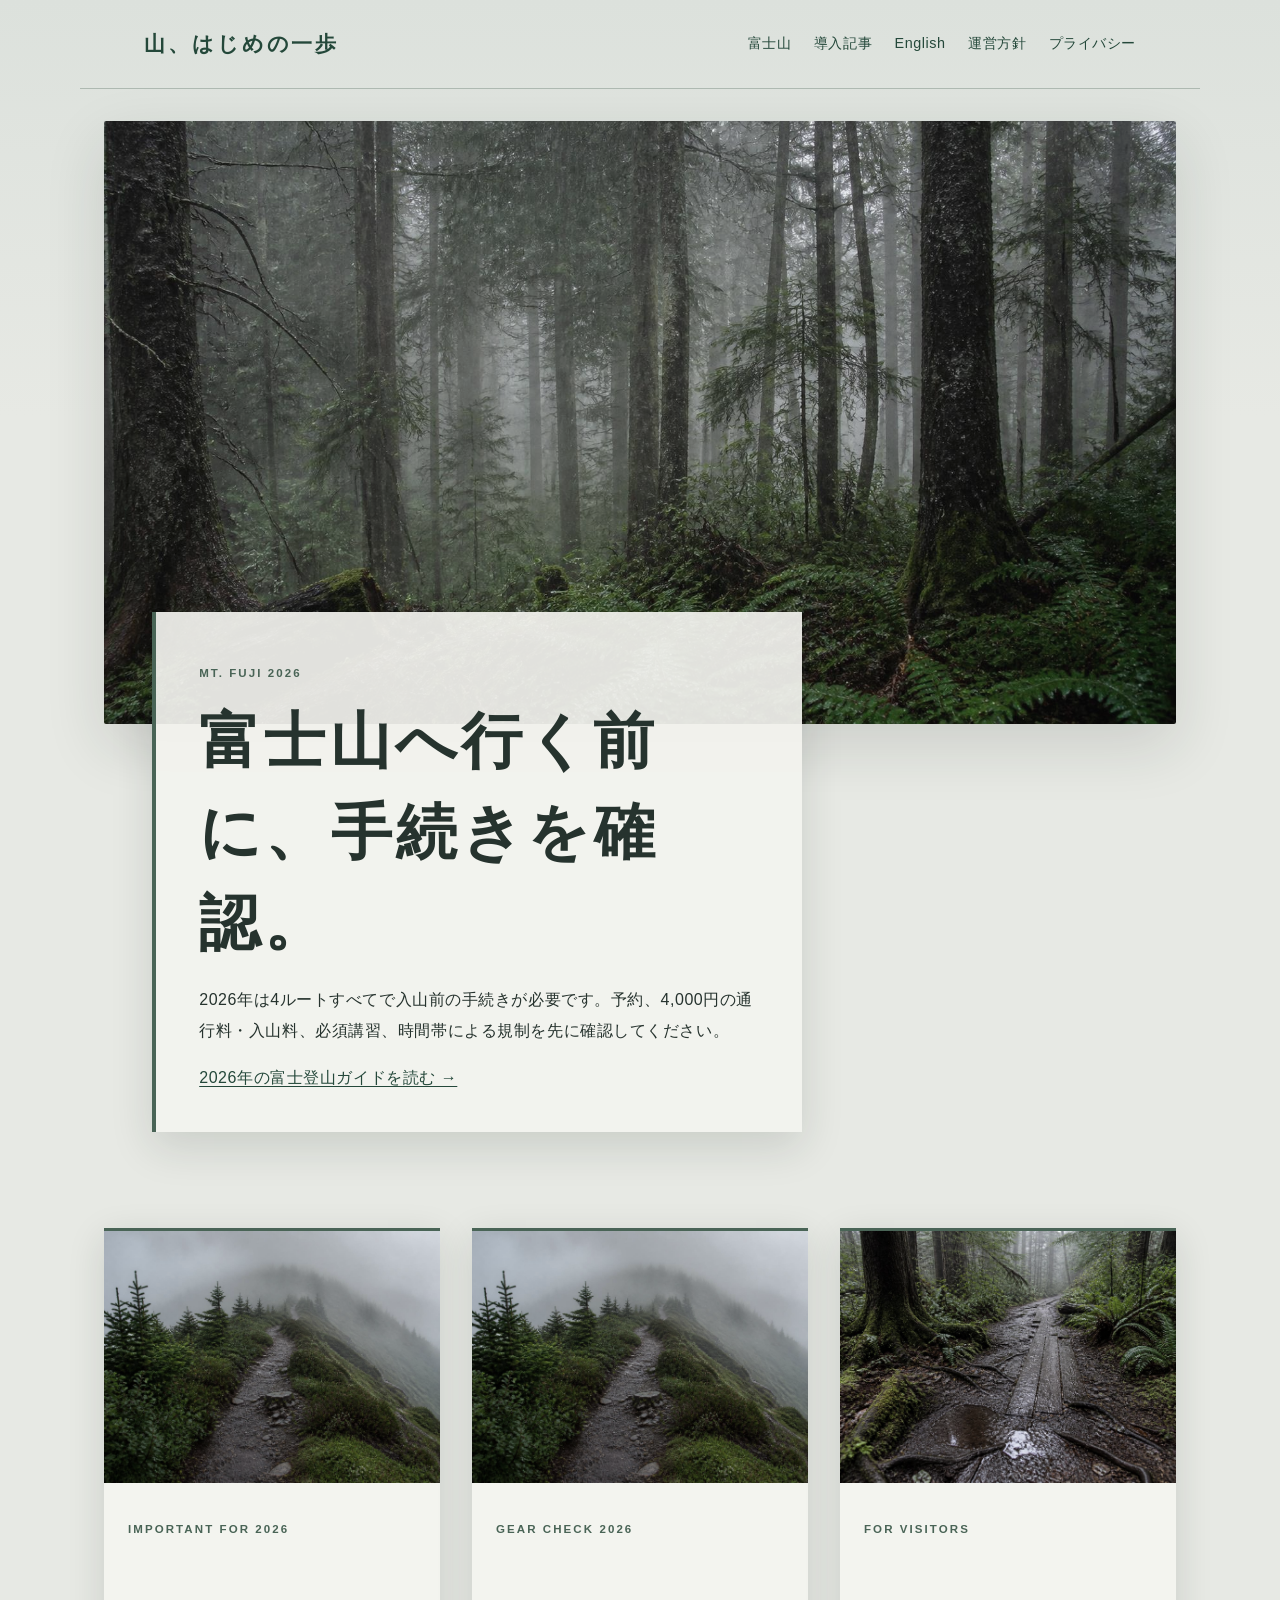
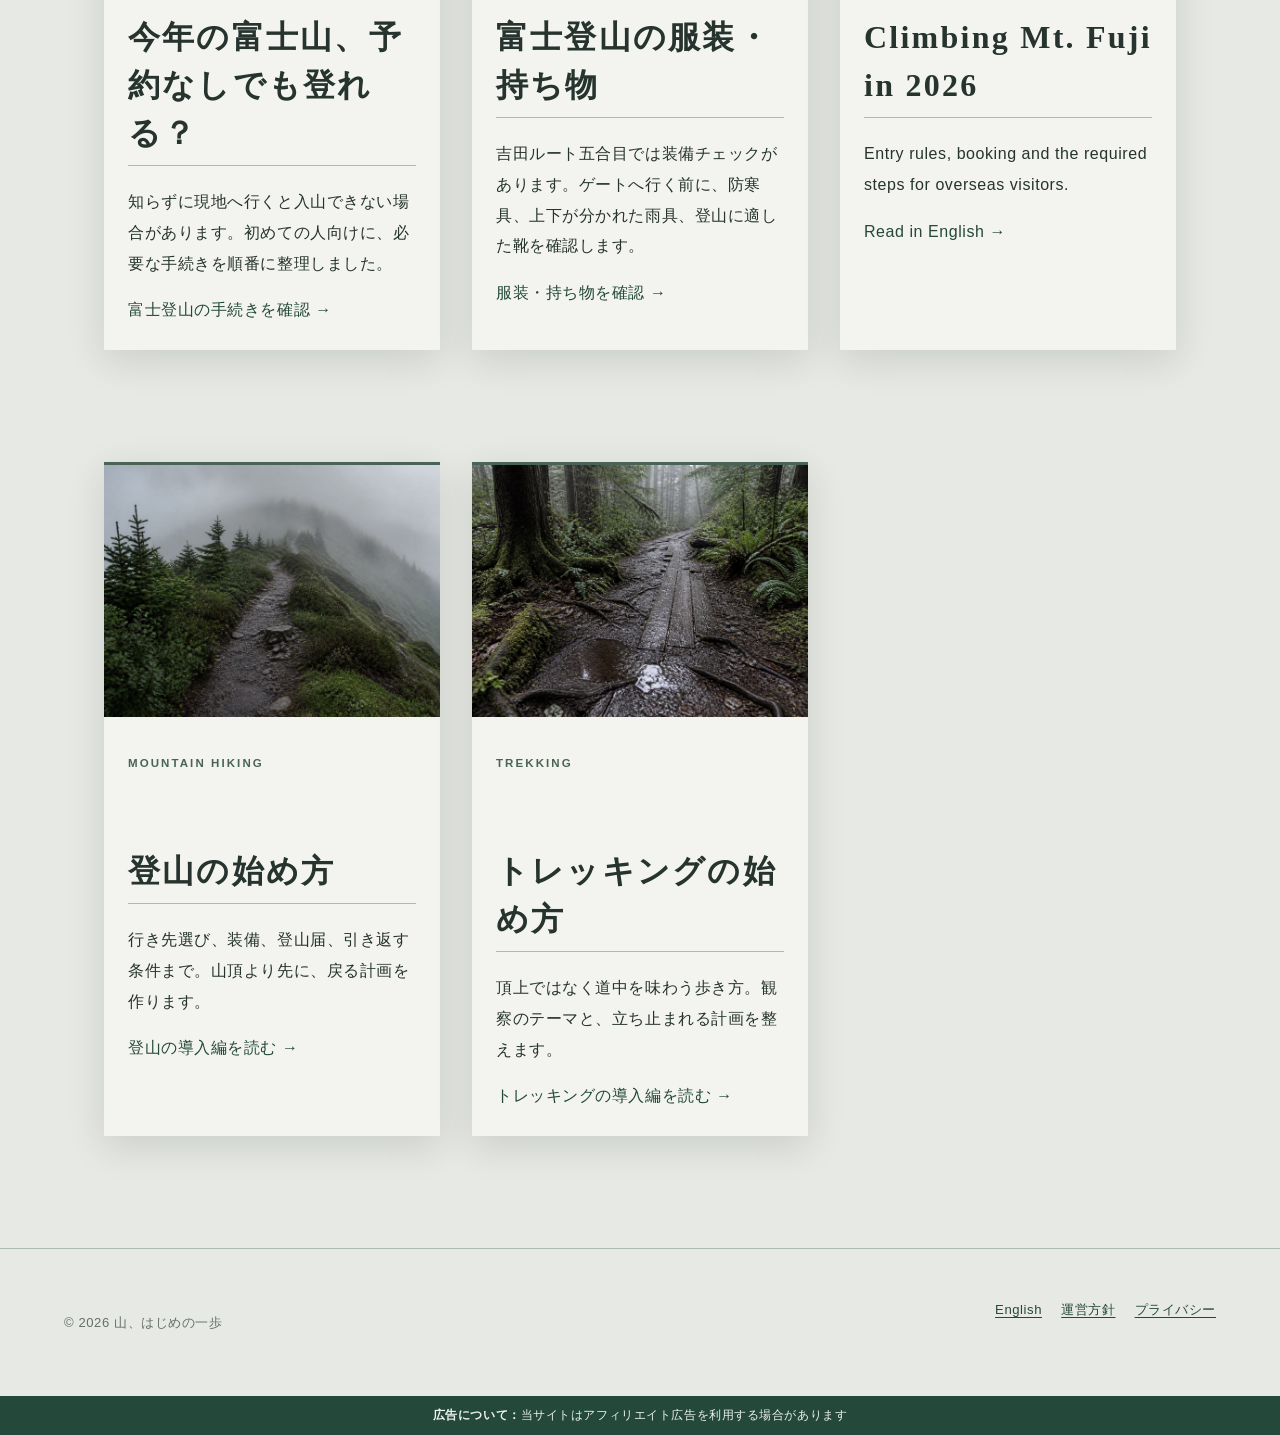
<file: index.html>
<!doctype html><html lang="ja"><head><meta charset="utf-8"><meta name="viewport" content="width=device-width,initial-scale=1"><title>山、はじめの一歩｜富士登山・登山・トレッキング入門</title><meta name="description" content="2026年の富士登山手続きと、登山・トレッキングを始める人のための案内です。"><meta name="theme-color" content="#24483a"><link rel="canonical" href="https://isseyuuu.github.io/yama-hajime/"><link rel="alternate" hreflang="ja" href="https://isseyuuu.github.io/yama-hajime/"><link rel="alternate" hreflang="en" href="https://isseyuuu.github.io/yama-hajime/en/"><link rel="icon" href="assets/favicon.svg" type="image/svg+xml"><link rel="stylesheet" href="assets/style.css"><meta property="og:type" content="website"><meta property="og:locale" content="ja_JP"><meta property="og:site_name" content="山、はじめの一歩"><meta property="og:title" content="山、はじめの一歩"><meta property="og:description" content="2026年の富士登山と、外へ出るための初心者ガイド。"><meta property="og:url" content="https://isseyuuu.github.io/yama-hajime/"><meta property="og:image" content="https://isseyuuu.github.io/yama-hajime/assets/images/hero-rain-forest.jpg"><meta name="twitter:card" content="summary_large_image"><script type="application/ld+json">{"@context":"https://schema.org","@type":"WebSite","name":"山、はじめの一歩","url":"https://isseyuuu.github.io/yama-hajime/","description":"富士登山・登山・トレッキングの初心者向け導入メディア"}</script></head><body><a class="skip-link" href="#main">本文へ移動</a><header class="site-header"><a class="logo" href="index.html">山、はじめの一歩</a><nav aria-label="メインナビゲーション"><a href="#fuji">富士山</a><a href="#articles">導入記事</a><a href="en/index.html" lang="en">English</a><a href="about.html">運営方針</a><a href="privacy.html">プライバシー</a></nav></header><main id="main"><section class="hero fade"><img src="assets/images/hero-rain-forest.jpg" alt="細い雨と霧に包まれた深い森" width="1672" height="941" decoding="async"><div class="hero-copy"><p class="eyebrow">Mt. Fuji 2026</p><h1>富士山へ行く前に、手続きを確認。</h1><p>2026年は4ルートすべてで入山前の手続きが必要です。予約、4,000円の通行料・入山料、必須講習、時間帯による規制を先に確認してください。</p><a href="articles/fuji-climbing.html">2026年の富士登山ガイドを読む →</a></div></section><section id="fuji" class="cards" aria-label="富士山の記事"><article class="card"><img src="assets/images/mountain-mist.jpg" alt="霧に包まれた濡れた稜線の登山道" width="1448" height="1086" loading="lazy" decoding="async"><div class="card-body"><p class="eyebrow">Important for 2026</p><h2>今年の富士山、予約なしでも登れる？</h2><p>知らずに現地へ行くと入山できない場合があります。初めての人向けに、必要な手続きを順番に整理しました。</p><a href="articles/fuji-climbing.html">富士登山の手続きを確認 →</a></div></article><article class="card"><img src="assets/images/mountain-mist.jpg" alt="霧に包まれた濡れた稜線の登山道" width="1448" height="1086" loading="lazy" decoding="async"><div class="card-body"><p class="eyebrow">Gear check 2026</p><h2>富士登山の服装・持ち物</h2><p>吉田ルート五合目では装備チェックがあります。ゲートへ行く前に、防寒具、上下が分かれた雨具、登山に適した靴を確認します。</p><a href="articles/fuji-climbing-gear.html">服装・持ち物を確認 →</a></div></article><article class="card"><img src="assets/images/wet-trekking-trail.jpg" alt="雨に濡れた森の土と木道のトレイル" width="1448" height="1086" loading="lazy" decoding="async"><div class="card-body"><p class="eyebrow">For visitors</p><h2 lang="en">Climbing Mt. Fuji in 2026</h2><p lang="en">Entry rules, booking and the required steps for overseas visitors.</p><a href="en/fuji-climbing.html" lang="en">Read in English →</a></div></article></section><section id="articles" class="cards" aria-label="初心者向け記事"><article class="card"><img src="assets/images/mountain-mist.jpg" alt="霧に包まれた濡れた稜線の登山道" width="1448" height="1086" loading="lazy" decoding="async"><div class="card-body"><p class="eyebrow">Mountain hiking</p><h2>登山の始め方</h2><p>行き先選び、装備、登山届、引き返す条件まで。山頂より先に、戻る計画を作ります。</p><a href="articles/mountain-hiking-start.html">登山の導入編を読む →</a></div></article><article class="card"><img src="assets/images/wet-trekking-trail.jpg" alt="雨に濡れた森の土と木道のトレイル" width="1448" height="1086" loading="lazy" decoding="async"><div class="card-body"><p class="eyebrow">Trekking</p><h2>トレッキングの始め方</h2><p>頂上ではなく道中を味わう歩き方。観察のテーマと、立ち止まれる計画を整えます。</p><a href="articles/trekking-start.html">トレッキングの導入編を読む →</a></div></article></section></main><footer><p>© 2026 山、はじめの一歩</p><div class="footer-links"><a href="en/index.html" lang="en">English</a><a href="about.html">運営方針</a><a href="privacy.html">プライバシー</a></div></footer><div class="ad-note"><strong>広告について：</strong>当サイトはアフィリエイト広告を利用する場合があります</div></body></html>
</file>
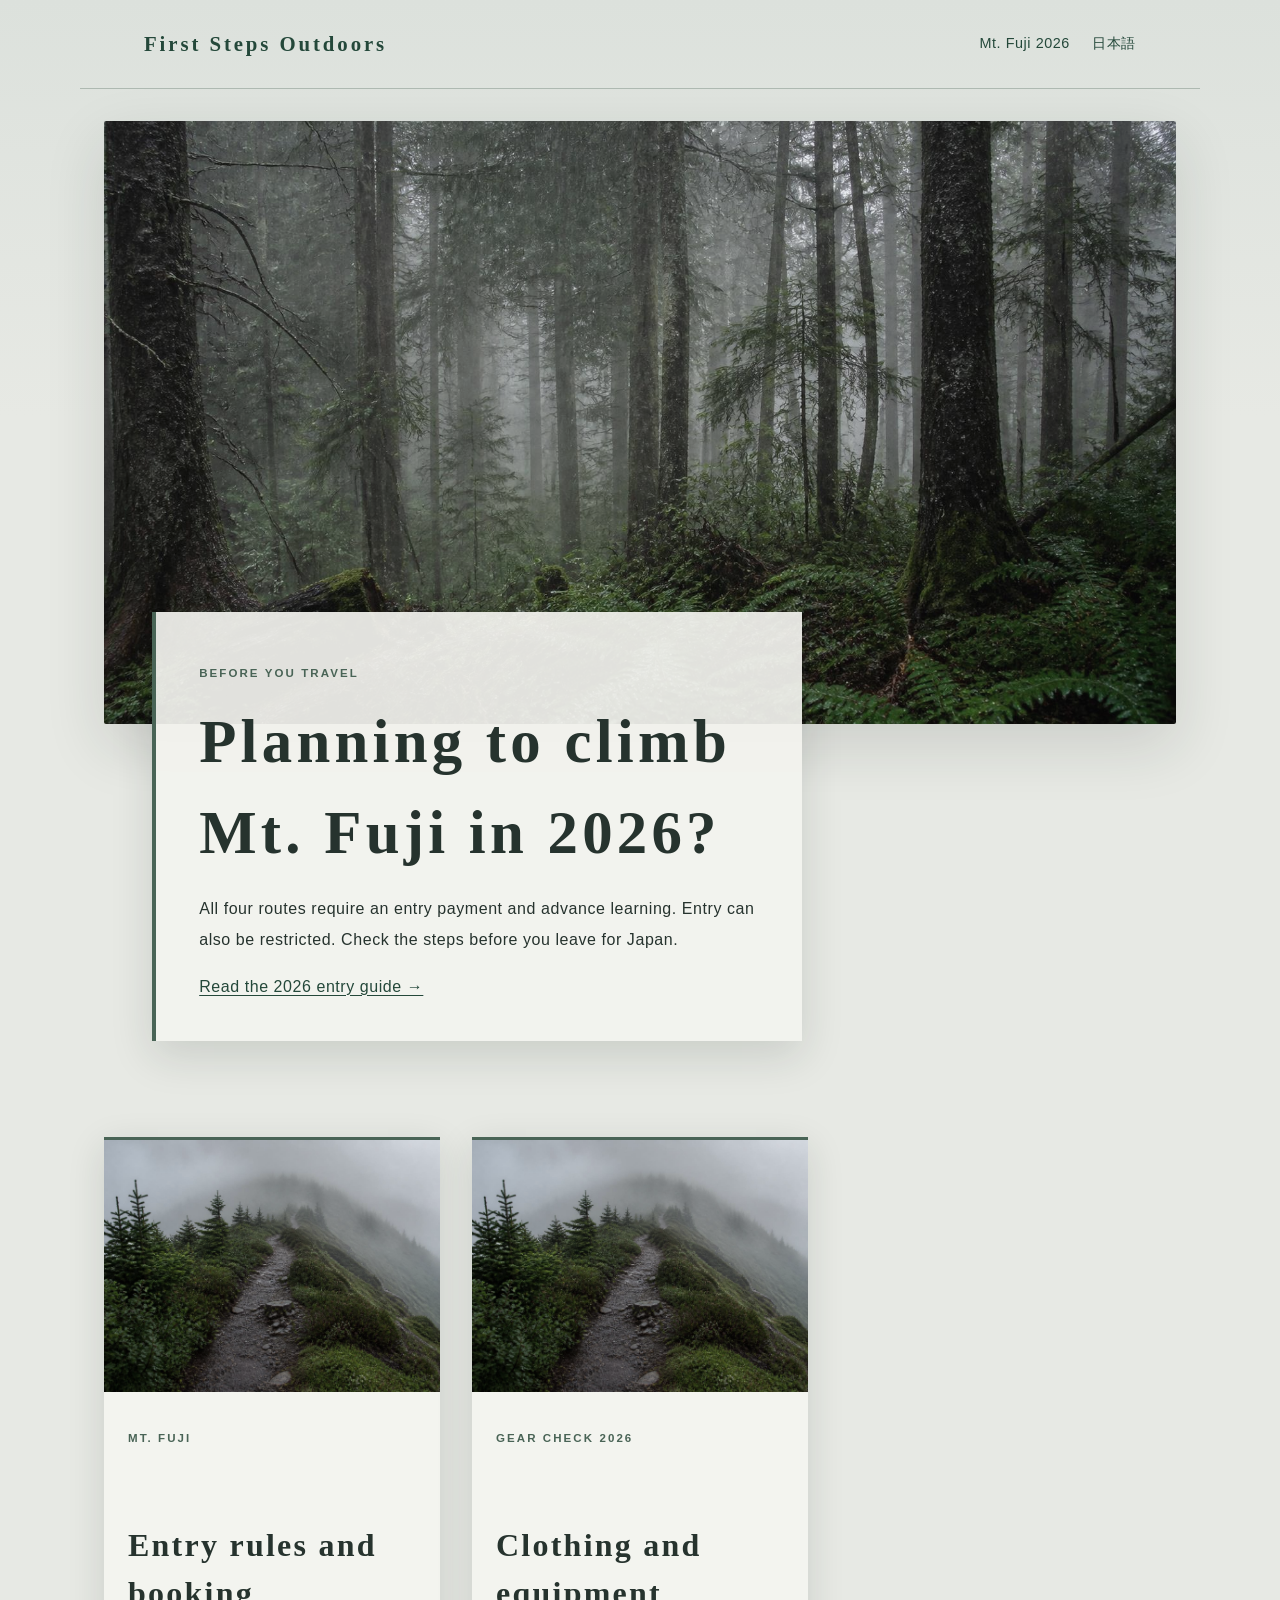
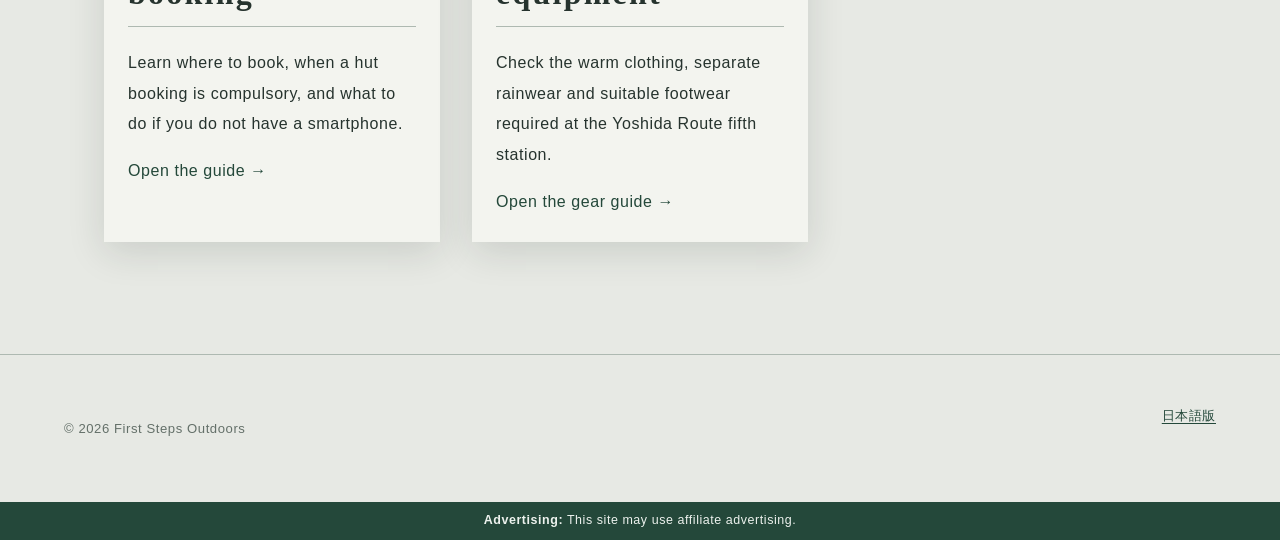
<file: en/index.html>
<!doctype html><html lang="en"><head><meta charset="utf-8"><meta name="viewport" content="width=device-width,initial-scale=1"><title>Climbing Mt. Fuji in 2026 | Start Here</title><meta name="description" content="A clear starting point for overseas visitors planning to climb Mt. Fuji under the 2026 entry rules."><meta name="theme-color" content="#24483a"><link rel="canonical" href="https://isseyuuu.github.io/yama-hajime/en/"><link rel="alternate" hreflang="ja" href="https://isseyuuu.github.io/yama-hajime/"><link rel="alternate" hreflang="en" href="https://isseyuuu.github.io/yama-hajime/en/"><link rel="icon" href="../assets/favicon.svg" type="image/svg+xml"><link rel="stylesheet" href="../assets/style.css"><meta property="og:type" content="website"><meta property="og:locale" content="en_US"><meta property="og:site_name" content="First Steps Outdoors"><meta property="og:title" content="Climbing Mt. Fuji in 2026"><meta property="og:description" content="Check the required entry steps before you travel."><meta property="og:url" content="https://isseyuuu.github.io/yama-hajime/en/"><meta property="og:image" content="https://isseyuuu.github.io/yama-hajime/assets/images/hero-rain-forest.jpg"><meta name="twitter:card" content="summary_large_image"><script type="application/ld+json">{"@context":"https://schema.org","@type":"WebSite","name":"First Steps Outdoors","url":"https://isseyuuu.github.io/yama-hajime/en/","description":"English guidance for overseas visitors planning to climb Mt. Fuji"}</script></head><body><a class="skip-link" href="#main">Skip to content</a><header class="site-header"><a class="logo" href="index.html">First Steps Outdoors</a><nav aria-label="Main navigation"><a href="fuji-climbing.html">Mt. Fuji 2026</a><a href="../index.html" lang="ja">日本語</a></nav></header><main id="main"><section class="hero fade"><img src="../assets/images/hero-rain-forest.jpg" alt="A deep forest in mist and rain" width="1672" height="941" decoding="async"><div class="hero-copy"><p class="eyebrow">Before you travel</p><h1>Planning to climb Mt. Fuji in 2026?</h1><p>All four routes require an entry payment and advance learning. Entry can also be restricted. Check the steps before you leave for Japan.</p><a href="fuji-climbing.html">Read the 2026 entry guide →</a></div></section><section class="cards" aria-label="English guides"><article class="card"><img src="../assets/images/mountain-mist.jpg" alt="A wet mountain trail covered in mist" width="1448" height="1086" loading="lazy" decoding="async"><div class="card-body"><p class="eyebrow">Mt. Fuji</p><h2>Entry rules and booking</h2><p>Learn where to book, when a hut booking is compulsory, and what to do if you do not have a smartphone.</p><a href="fuji-climbing.html">Open the guide →</a></div></article><article class="card"><img src="../assets/images/mountain-mist.jpg" alt="A wet mountain trail in mist and rain" width="1448" height="1086" loading="lazy" decoding="async"><div class="card-body"><p class="eyebrow">Gear check 2026</p><h2>Clothing and equipment</h2><p>Check the warm clothing, separate rainwear and suitable footwear required at the Yoshida Route fifth station.</p><a href="fuji-climbing-gear.html">Open the gear guide →</a></div></article></section></main><footer><p>© 2026 First Steps Outdoors</p><div class="footer-links"><a href="../index.html" lang="ja">日本語版</a></div></footer><div class="ad-note"><strong>Advertising:</strong> This site may use affiliate advertising.</div></body></html>
</file>
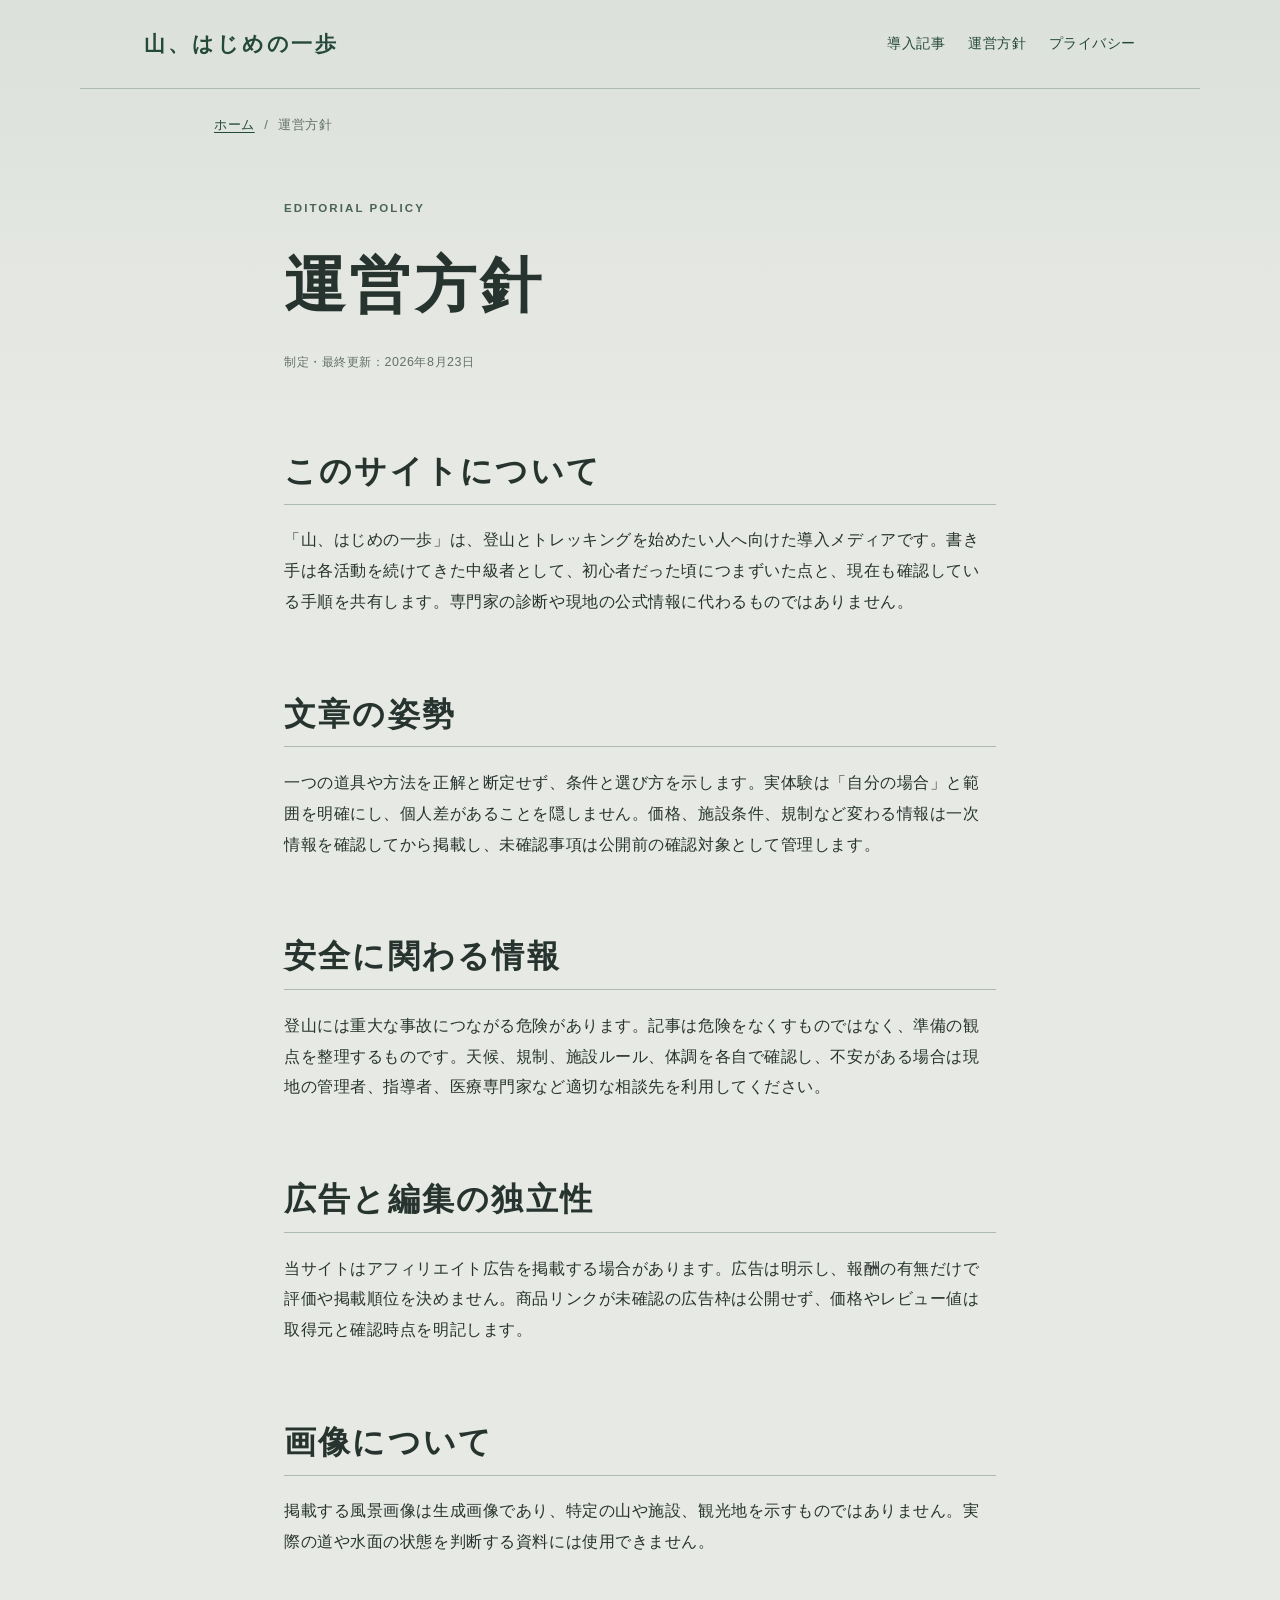
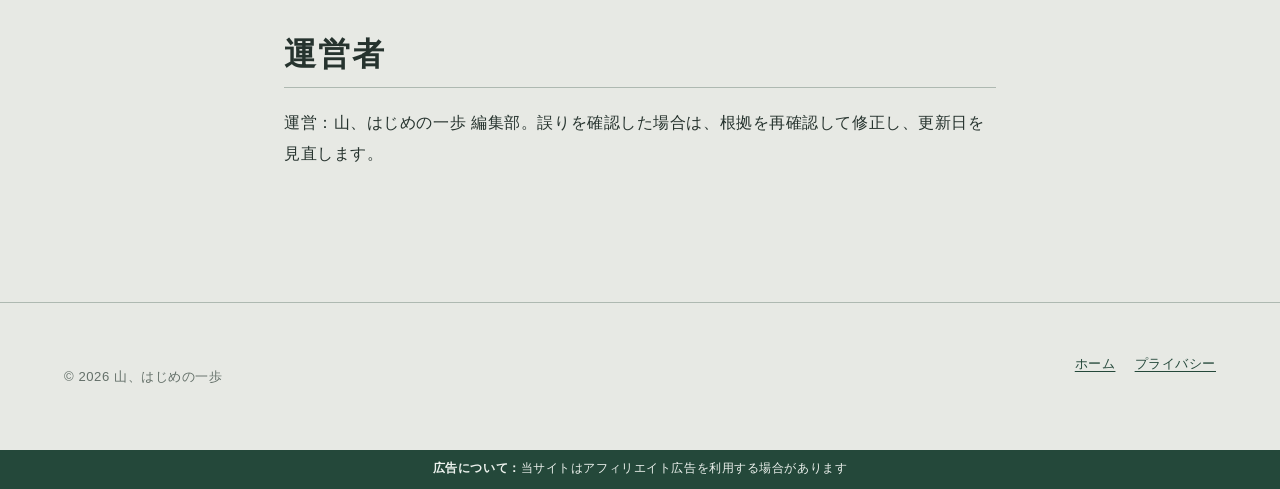
<file: about.html>
<!doctype html><html lang="ja"><head><meta charset="utf-8"><meta name="viewport" content="width=device-width,initial-scale=1"><title>運営方針｜山、はじめの一歩</title><meta name="description" content="山、はじめの一歩の運営者情報、執筆姿勢、安全情報と広告の取り扱いをご案内します。"><link rel="canonical" href="https://isseyuuu.github.io/yama-hajime/about.html"><link rel="icon" href="assets/favicon.svg" type="image/svg+xml"><link rel="stylesheet" href="assets/style.css"></head><body><a class="skip-link" href="#main">本文へ移動</a><header class="site-header"><a class="logo" href="index.html">山、はじめの一歩</a><nav aria-label="メインナビゲーション"><a href="index.html#articles">導入記事</a><a href="about.html" aria-current="page">運営方針</a><a href="privacy.html">プライバシー</a></nav></header><nav class="breadcrumb" aria-label="パンくずリスト"><ol><li><a href="index.html">ホーム</a></li><li aria-current="page">運営方針</li></ol></nav><main class="article" id="main"><p class="eyebrow">Editorial policy</p><h1>運営方針</h1><p class="meta">制定・最終更新：2026年8月23日</p><h2>このサイトについて</h2><p>「山、はじめの一歩」は、登山とトレッキングを始めたい人へ向けた導入メディアです。書き手は各活動を続けてきた中級者として、初心者だった頃につまずいた点と、現在も確認している手順を共有します。専門家の診断や現地の公式情報に代わるものではありません。</p><h2>文章の姿勢</h2><p>一つの道具や方法を正解と断定せず、条件と選び方を示します。実体験は「自分の場合」と範囲を明確にし、個人差があることを隠しません。価格、施設条件、規制など変わる情報は一次情報を確認してから掲載し、未確認事項は公開前の確認対象として管理します。</p><h2>安全に関わる情報</h2><p>登山には重大な事故につながる危険があります。記事は危険をなくすものではなく、準備の観点を整理するものです。天候、規制、施設ルール、体調を各自で確認し、不安がある場合は現地の管理者、指導者、医療専門家など適切な相談先を利用してください。</p><h2>広告と編集の独立性</h2><p>当サイトはアフィリエイト広告を掲載する場合があります。広告は明示し、報酬の有無だけで評価や掲載順位を決めません。商品リンクが未確認の広告枠は公開せず、価格やレビュー値は取得元と確認時点を明記します。</p><h2>画像について</h2><p>掲載する風景画像は生成画像であり、特定の山や施設、観光地を示すものではありません。実際の道や水面の状態を判断する資料には使用できません。</p><h2>運営者</h2><p>運営：山、はじめの一歩 編集部。誤りを確認した場合は、根拠を再確認して修正し、更新日を見直します。</p></main><footer><p>© 2026 山、はじめの一歩</p><div class="footer-links"><a href="index.html">ホーム</a><a href="privacy.html">プライバシー</a></div></footer><div class="ad-note"><strong>広告について：</strong>当サイトはアフィリエイト広告を利用する場合があります</div></body></html>
</file>
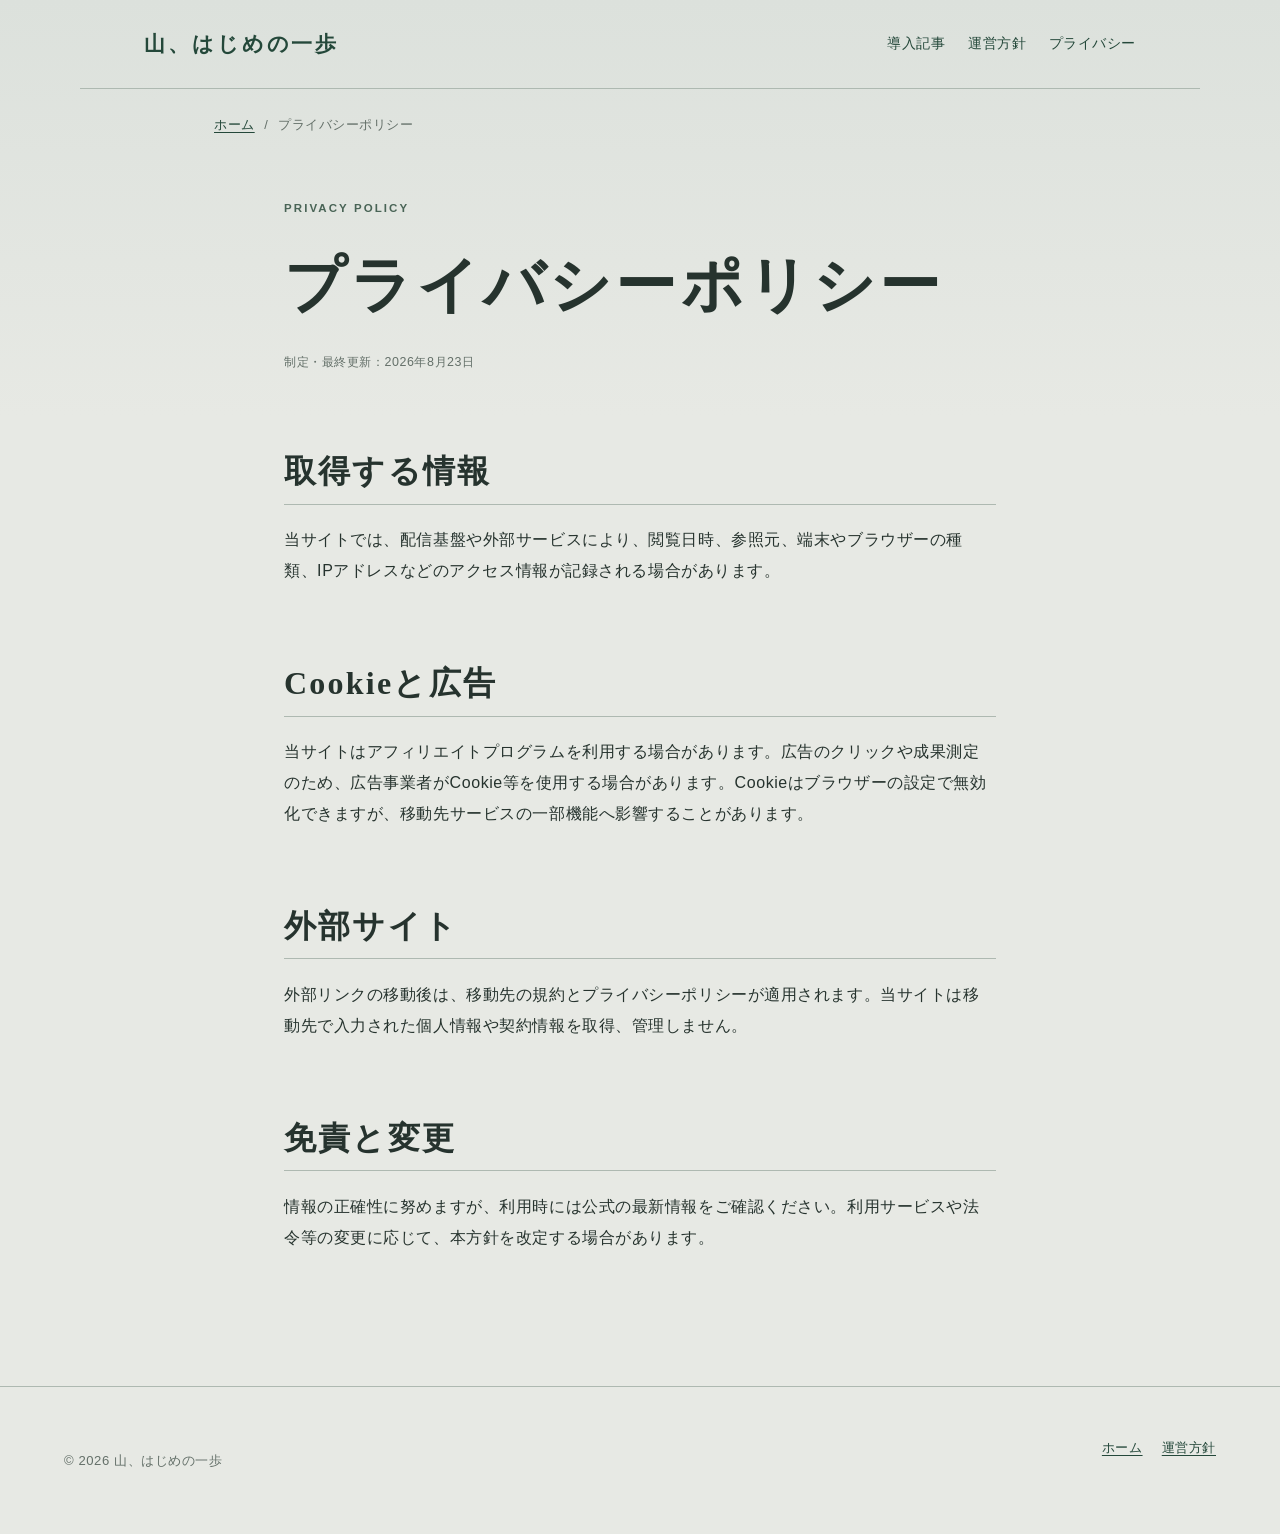
<file: privacy.html>
<!doctype html><html lang="ja"><head><meta charset="utf-8"><meta name="viewport" content="width=device-width,initial-scale=1"><title>プライバシーポリシー｜山、はじめの一歩</title><meta name="description" content="山、はじめの一歩のアクセス情報、Cookie、広告、外部リンクに関する方針です。"><link rel="canonical" href="https://isseyuuu.github.io/yama-hajime/privacy.html"><link rel="icon" href="assets/favicon.svg" type="image/svg+xml"><link rel="stylesheet" href="assets/style.css"></head><body><a class="skip-link" href="#main">本文へ移動</a><header class="site-header"><a class="logo" href="index.html">山、はじめの一歩</a><nav aria-label="メインナビゲーション"><a href="index.html#articles">導入記事</a><a href="about.html">運営方針</a><a href="privacy.html" aria-current="page">プライバシー</a></nav></header><nav class="breadcrumb" aria-label="パンくずリスト"><ol><li><a href="index.html">ホーム</a></li><li aria-current="page">プライバシーポリシー</li></ol></nav><main class="article" id="main"><p class="eyebrow">Privacy policy</p><h1>プライバシーポリシー</h1><p class="meta">制定・最終更新：2026年8月23日</p><h2>取得する情報</h2><p>当サイトでは、配信基盤や外部サービスにより、閲覧日時、参照元、端末やブラウザーの種類、IPアドレスなどのアクセス情報が記録される場合があります。</p><h2>Cookieと広告</h2><p>当サイトはアフィリエイトプログラムを利用する場合があります。広告のクリックや成果測定のため、広告事業者がCookie等を使用する場合があります。Cookieはブラウザーの設定で無効化できますが、移動先サービスの一部機能へ影響することがあります。</p><h2>外部サイト</h2><p>外部リンクの移動後は、移動先の規約とプライバシーポリシーが適用されます。当サイトは移動先で入力された個人情報や契約情報を取得、管理しません。</p><h2>免責と変更</h2><p>情報の正確性に努めますが、利用時には公式の最新情報をご確認ください。利用サービスや法令等の変更に応じて、本方針を改定する場合があります。</p></main><footer><p>© 2026 山、はじめの一歩</p><div class="footer-links"><a href="index.html">ホーム</a><a href="about.html">運営方針</a></div></footer></body></html>
</file>
<file: assets/style.css>
:root{color-scheme:light dark;--bg:#e7e9e4;--surface:#f3f4ef;--ink:#26332e;--muted:#647069;--forest:#24483a;--moss:#496456;--bark:#66584b;--mist:#c8ceca;--line:#aeb9b1;--shadow:rgba(25,42,34,.14)}
*{box-sizing:border-box}html{scroll-behavior:smooth}body{margin:0;background:linear-gradient(180deg,#dce1dc 0,var(--bg) 26rem);color:var(--ink);font-family:"Hiragino Sans","Noto Sans JP","Yu Gothic",YuGothic,Meiryo,sans-serif;font-size:1rem;line-height:1.92;letter-spacing:.035em}a{color:var(--forest);text-decoration-thickness:.08em;text-underline-offset:.2em}img{max-width:100%;height:auto;display:block}.skip-link{position:absolute;left:-9999px}.skip-link:focus{left:1rem;top:1rem;background:var(--surface);padding:.6rem 1rem;z-index:10}.ad-note{padding:.45rem 5vw;background:var(--forest);color:#edf2ee;font-size:.78rem;text-align:center}.site-header{max-width:1120px;margin:auto;padding:1.5rem 5vw;display:flex;justify-content:space-between;align-items:center;gap:2rem;border-bottom:1px solid var(--line)}.logo{font-family:Georgia,"Yu Mincho",serif;font-size:1.3rem;font-weight:700;text-decoration:none;letter-spacing:.14em}.site-header nav{display:flex;gap:1.4rem;flex-wrap:wrap}.site-header nav a{text-decoration:none;font-size:.9rem}.breadcrumb{max-width:900px;margin:1.5rem auto;padding:0 1.5rem}.breadcrumb ol{display:flex;gap:.6rem;list-style:none;padding:0;font-size:.8rem;color:var(--muted)}.breadcrumb li+li:before{content:"/";margin-right:.6rem}.hero{position:relative;max-width:1120px;margin:2rem auto 6rem;padding:0 1.5rem}.hero img{width:100%;border-radius:2px;box-shadow:0 22px 60px var(--shadow);filter:saturate(.72) contrast(.95)}.hero-copy{max-width:650px;margin:-7rem 0 0 3rem;position:relative;background:color-mix(in srgb,var(--surface) 92%,transparent);padding:2.4rem 2.7rem;border-left:4px solid var(--moss);box-shadow:0 15px 40px var(--shadow)}h1,h2,h3{font-family:Georgia,"Yu Mincho","Hiragino Mincho ProN",serif;line-height:1.5;letter-spacing:.07em}h1{font-size:clamp(2rem,5vw,3.8rem);margin:.4rem 0 1rem}h2{font-size:clamp(1.45rem,3vw,2rem);margin:4.5rem 0 1.3rem;padding-bottom:.55rem;border-bottom:1px solid var(--line)}h3{font-size:1.15rem;margin:2.1rem 0 .6rem}.eyebrow,.tag{font-size:.72rem;letter-spacing:.18em;text-transform:uppercase;color:var(--moss);font-weight:700}.lead{font-size:1.08rem}.meta,.source-note,figcaption{font-size:.78rem;color:var(--muted)}.article{max-width:760px;margin:0 auto;padding:1rem 1.5rem 7rem}.article p{margin:1.25rem 0}.article-visual{margin:2.7rem -3rem}.article-visual img{width:100%;box-shadow:0 15px 45px var(--shadow)}figcaption{margin-top:.6rem}.toc,.note-box,.cta{margin:3rem 0;padding:1.7rem 2rem;background:var(--surface);border:1px solid var(--line)}.toc ol{columns:2;padding-left:1.3rem}.toc a{text-decoration:none}.steps li{margin:1.1rem 0}.cards{max-width:1120px;margin:0 auto 7rem;padding:0 1.5rem;display:grid;grid-template-columns:repeat(3,1fr);gap:2rem}.card{background:var(--surface);border-top:3px solid var(--moss);box-shadow:0 10px 35px var(--shadow)}.card img{aspect-ratio:4/3;object-fit:cover;filter:saturate(.68)}.card-body{padding:1.5rem}.card a{text-decoration:none}.compare{display:grid;grid-template-columns:1fr 1fr;gap:1rem}.compare section{padding:1.3rem;background:var(--surface);border:1px solid var(--line)}details{border-bottom:1px solid var(--line);padding:1rem 0}summary{cursor:pointer;font-weight:700}.cta{display:block}.ad-options{display:grid;grid-template-columns:repeat(auto-fit,minmax(220px,1fr));gap:1rem}.ad-card{display:grid;gap:.5rem}.ad-card img{width:200px;height:200px;max-width:100%;object-fit:contain;background:#fff;border-radius:10px}.tag{display:inline-block;margin:0;padding:.15rem .5rem;border:1px solid var(--moss)}footer{border-top:1px solid var(--line);padding:3rem 5vw;display:flex;justify-content:space-between;gap:2rem;color:var(--muted);font-size:.82rem}.footer-links{display:flex;gap:1.2rem}.fade{animation:quiet-in .8s ease both}@keyframes quiet-in{from{opacity:0;transform:translateY(10px)}}
@media(prefers-color-scheme:dark){:root{--bg:#15201b;--surface:#1d2a24;--ink:#d6ddd8;--muted:#9eaaa3;--forest:#9bb8a7;--moss:#819b8c;--bark:#a18e7d;--mist:#4c5a53;--line:#3c4b43;--shadow:rgba(0,0,0,.3)}body{background:linear-gradient(180deg,#111c17 0,var(--bg) 26rem)}.ad-note{background:#0d1712}.hero img{filter:saturate(.55) brightness(.72)}}
@media(max-width:720px){.site-header{align-items:flex-start;flex-direction:column}.cards{grid-template-columns:1fr}.hero{margin-bottom:3rem}.hero-copy{margin:-2rem 1rem 0;padding:1.5rem}.article-visual{margin:2rem 0}.toc ol{columns:1}.compare{grid-template-columns:1fr}footer{flex-direction:column}}
@media(prefers-reduced-motion:reduce){html{scroll-behavior:auto}.fade{animation:none}}
</file>
